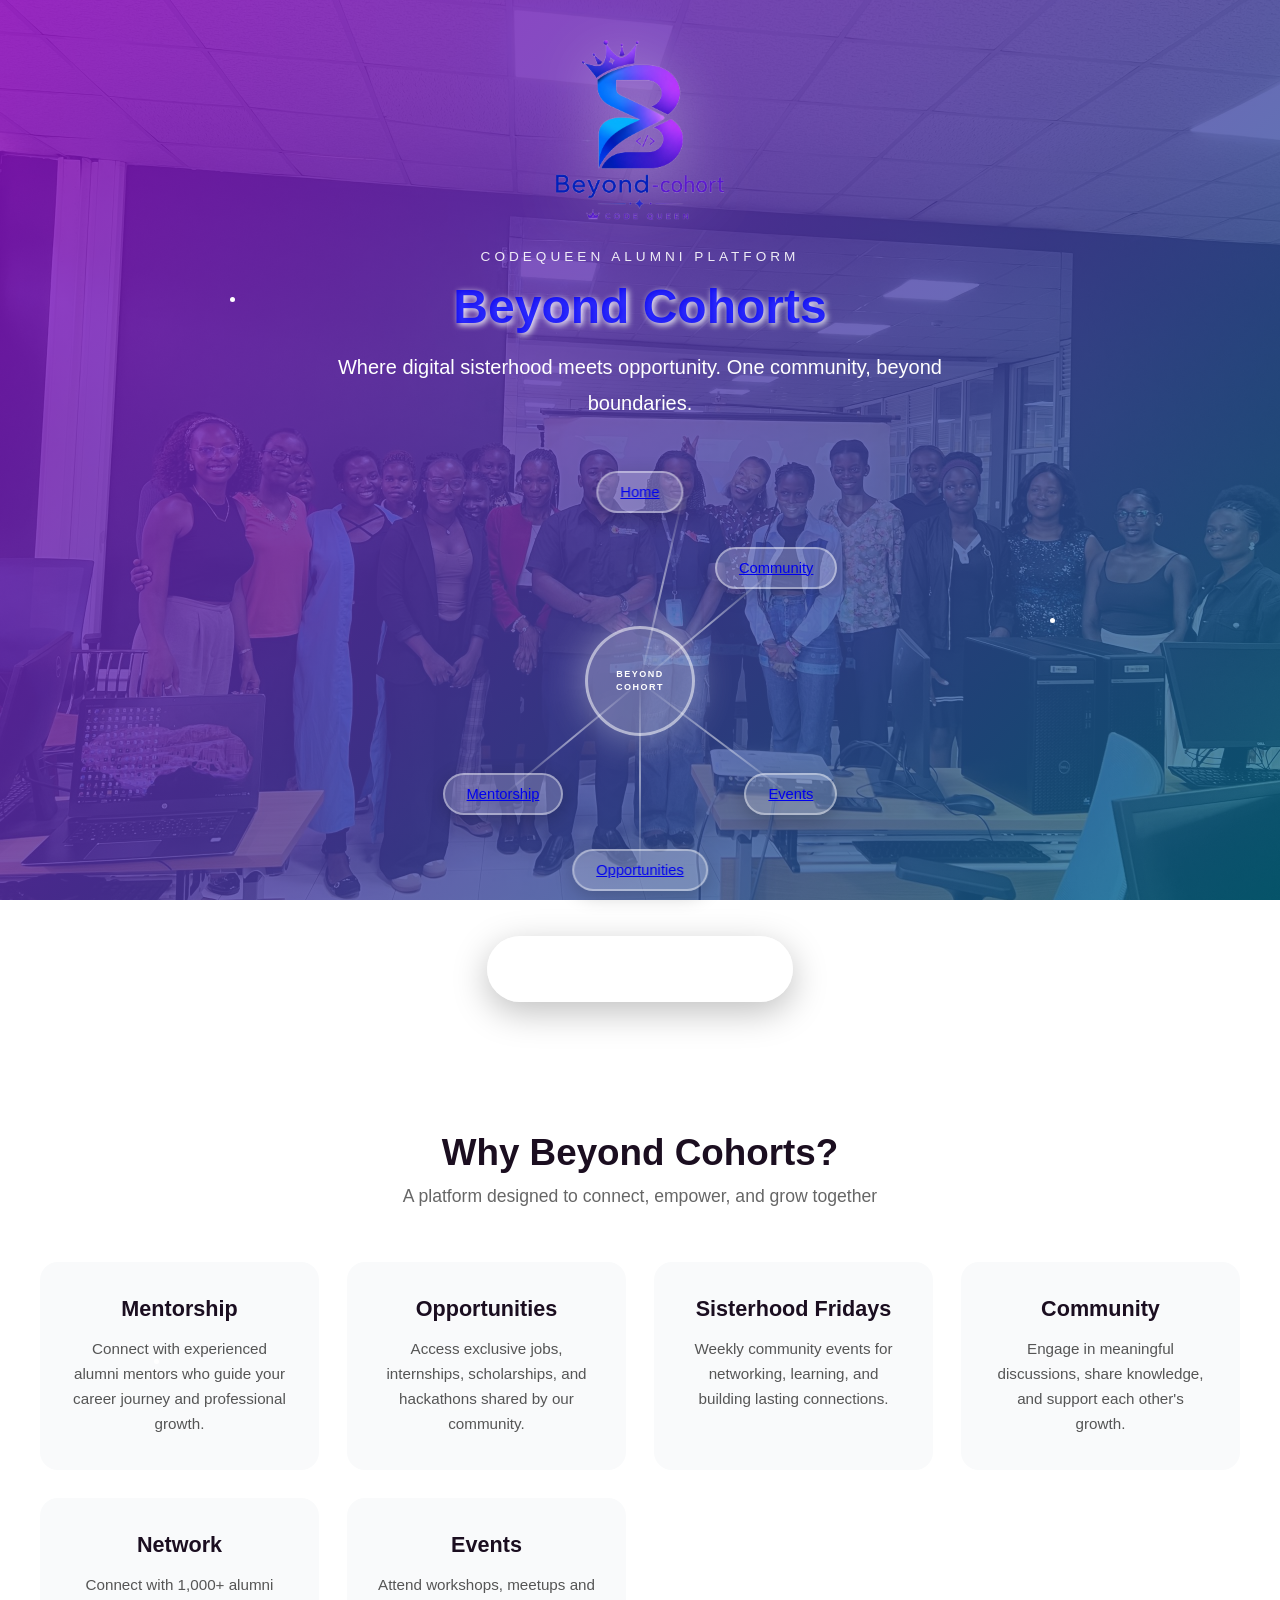
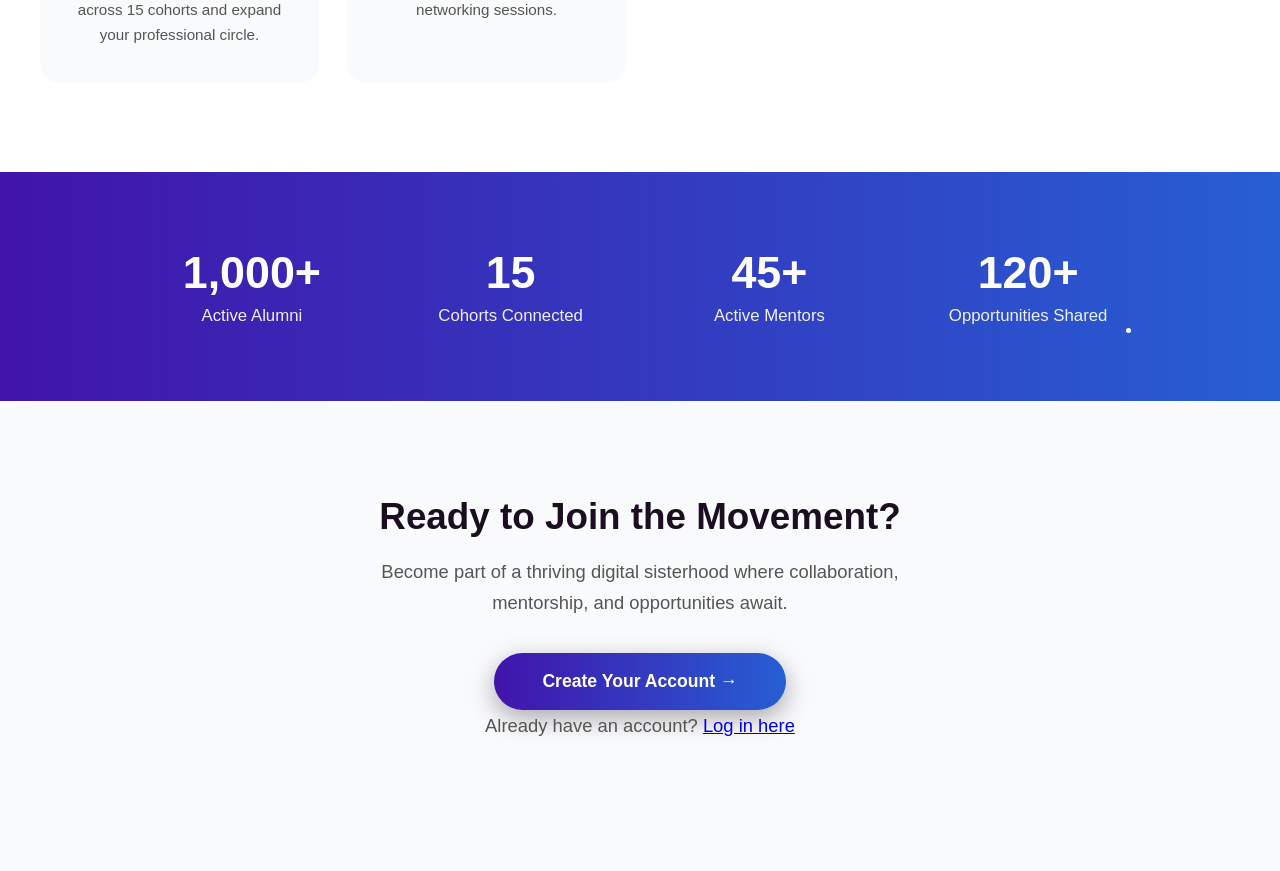
<file: index.html>
<!DOCTYPE html>
<html lang="en">

<head>
    <meta charset="UTF-8">
    <meta name="viewport" content="width=device-width, initial-scale=1.0">
    <title>Beyond Cohorts | Code Queen Alumni</title>
    <style>
        * {
            margin: 0;
            padding: 0;
            box-sizing: border-box;
        }

        body {
            font-family: 'Segoe UI', Tahoma, Geneva, Verdana, sans-serif;
            color: white;
            overflow-x: hidden;
            position: relative;
            min-height: 100vh;
        }

        /*  Background Image Container */
        .hero-background {
            position: fixed;
            top: 0;
            left: 0;
            width: 100%;
            height: 100%;
            z-index: -2;
            
            background-image: url('assets/cohortimage.jpg');
            background-size: cover;
            background-position: center;
            background-repeat: no-repeat;
        }

        /* Overlay with your brand colors */
        .hero-background::before {
            content: '';
            position: absolute;
            top: 0;
            left: 0;
            width: 100%;
            height: 100%;
           
            background: linear-gradient(135deg, rgba(142, 12, 194, 0.85), rgba(5, 110, 139, 0.75));
            z-index: 1;
        }

        /* Hero Section Layout */
        .hero-section {
            min-height: 100vh;
            display: flex;
            flex-direction: column;
            align-items: center;
            justify-content: center;
            padding: 40px 20px;
            text-align: center;
            position: relative;
            z-index: 2;
        }

        .hero-content {
            max-width: 900px;
            animation: fadeIn 1s ease-out;
        }

        .logo-container {
            margin-bottom: 25px;
            animation: fadeInDown 1s ease-out;
        }

        .logo-img {
            width: 180px;
            height: 180px;
            object-fit: contain;
            filter: drop-shadow(0 10px 30px rgba(255, 255, 255, 0.4));
            transition: transform 0.3s ease;
        }

        .logo-img:hover {
            transform: scale(1.05);
        }

        .platform-tag {
            font-size: 0.85rem;
            letter-spacing: 4px;
            text-transform: uppercase;
            margin-bottom: 15px;
            opacity: 0.9;
            font-weight: 500;
        }


        h1 {
            font-size: 3rem;
            margin-bottom: 15px;
            animation: fadeInDown 1s ease-out 0.2s both;
            text-shadow: 2px 2px 6px white;
            color: rgba(0, 0, 255, 0.81);
            border: #f9fafb;


            }

        .tagline {
            font-size: 1.25rem;
            max-width: 650px;
            line-height: 1.8;
            margin: 0 auto 50px;
            animation: fadeInUp 1s ease-out 0.4s both;
            opacity: 0.95;
        }

        /* Network Hub */
        .hub-container {
            position: relative;
            width: 420px;
            height: 420px;
            margin: 30px auto;
            animation: fadeIn 1.5s ease-out 0.6s both;
        }

        .connection-line {
            position: absolute;
            background: linear-gradient(90deg,
                    rgba(255, 255, 255, 0) 0%,
                    rgba(255, 255, 255, 0.5) 50%,
                    rgba(255, 255, 255, 0) 100%);
            height: 2px;
            transform-origin: left center;
            animation: drawLine 2s ease-out 1s both;
            z-index: 1;
        }

        .center-node-link {
            position: absolute;
            top: 50%;
            left: 50%;
            transform: translate(-50%, -50%);
            width: 110px;
            height: 110px;
            text-decoration: none;
            color: white;
            z-index: 10;
            display: flex;
            align-items: center;
            justify-content: center;
            cursor: pointer;
        }

        .center-node {
            width: 100%;
            height: 100%;
            background: rgba(255, 255, 255, 0.25);
            border-radius: 50%;
            display: flex;
            align-items: center;
            justify-content: center;
            box-shadow: 0 0 40px rgba(255, 255, 255, 0.4);
            animation: pulse-glow 3s ease-in-out infinite;
            backdrop-filter: blur(12px);
            border: 3px solid rgba(255, 255, 255, 0.5);
            transition: all 0.3s ease;
        }

        .center-node-link:hover .center-node {
            transform: translate(-50%, -50%) scale(1.12);
            box-shadow: 0 0 60px rgba(255, 255, 255, 0.7);
            background: rgba(255, 255, 255, 0.4);
        }

        .center-text {
            font-size: 9px;
            font-weight: 700;
            text-align: center;
            line-height: 1.4;
            letter-spacing: 1.5px;
            text-transform: uppercase;
        }

        .surrounding-node {
            position: absolute;
            background: rgba(255, 255, 255, 0.2);
            padding: 11px 22px;
            border-radius: 25px;
            font-size: 0.92rem;
            font-weight: 500;
            backdrop-filter: blur(10px);
            border: 2px solid rgba(255, 255, 255, 0.4);
            box-shadow: 0 5px 20px rgba(0, 0, 0, 0.2);
            transition: all 0.3s ease;
            animation: nodeFloat 4.5s ease-in-out infinite;
            z-index: 5;
        }

        .surrounding-node:hover {
            background: rgba(255, 255, 255, 0.4);
            transform: scale(1.18);
            box-shadow: 0 10px 35px rgba(255, 255, 255, 0.4);
            cursor: pointer;
        }

        /* Node positions in circle */
        .node-1 {
            top: 0;
            left: 50%;
            transform: translateX(-50%);
            animation-delay: 0s;
        }

        .node-2 {
            top: 18%;
            right: 3%;
            animation-delay: 0.6s;
        }

        .node-3 {
            bottom: 18%;
            right: 3%;
            animation-delay: 1.2s;
        }

        .node-4 {
            bottom: 0;
            left: 50%;
            transform: translateX(-50%);
            animation-delay: 1.8s;
        }

        .node-5 {
            bottom: 18%;
            left: 3%;
            animation-delay: 2.4s;
        }

        .node-6 {
            top: 18%;
            left: 3%;
            animation-delay: 3s;
        }

        .cta-button {
            background: rgba(255, 255, 255, 0.2);
            color: white;
            padding: 19px 52px;
            border-radius: 55px;
            text-decoration: none;
            font-weight: 700;
            font-size: 1.15rem;
            border: 3px solid rgba(255, 255, 255, 0.6);
            transition: all 0.35s ease;
            display: inline-block;
            backdrop-filter: blur(12px);
            box-shadow: 0 10px 35px rgba(0, 0, 0, 0.25);
            animation: fadeInUp 1s ease-out 1.2s both;
            margin-top: 15px;
        }

        .cta-button:hover {
            background: white;
            color: #056e8b;
            transform: translateY(-6px) scale(1.06);
            box-shadow: 0 18px 50px rgba(0, 0, 0, 0.35);
        }

        /* Features Section */
        .features-section {
            padding: 90px 20px;
            background: white;
            color: #333;
        }

        .container {
            max-width: 1200px;
            margin: 0 auto;
        }

        .section-title {
            text-align: center;
            font-size: 2.3rem;
            color: #1b0e20;
            margin-bottom: 12px;
            font-weight: 700;
        }

        .section-subtitle {
            text-align: center;
            color: #666;
            margin-bottom: 55px;
            font-size: 1.1rem;
            max-width: 600px;
            margin-left: auto;
            margin-right: auto;
        }

        .features-grid {
            display: grid;
            grid-template-columns: repeat(auto-fit, minmax(270px, 1fr));
            gap: 28px;
        }

        .feature-card {
            background: #f9fafb;
            padding: 32px 28px;
            border-radius: 18px;
            text-align: center;
            transition: all 0.35s ease;
            border: 2px solid transparent;
        }

        .feature-card:hover {
            transform: translateY(-8px);
            border-color: #826aec;
            box-shadow: 0 15px 40px rgba(5, 110, 139, 0.2);
            background: white;
        }

        .feature-icon {
            font-size: 2.8rem;
            margin-bottom: 18px;
            display: block;
        }

        .feature-card h3 {
            font-size: 1.35rem;
            margin-bottom: 14px;
            color: #1b0e20;
            font-weight: 600;
        }

        .feature-card p {
            color: #555;
            line-height: 1.65;
            font-size: 0.95rem;
        }

        /* Stats Section */
        .stats-section {
            padding: 75px 20px;
            background:linear-gradient(
        90deg,
        #4114aa,
        #275ed4
    );
        }

        .stats-grid {
            display: grid;
            grid-template-columns: repeat(auto-fit, minmax(180px, 1fr));
            gap: 35px;
            text-align: center;
            max-width: 1000px;
            margin: 0 auto;
        }

        .stat-item h3 {
            font-size: 2.8rem;
            margin-bottom: 8px;
            font-weight: 700;
        }

        .stat-item p {
            font-size: 1.05rem;
            opacity: 0.92;
            font-weight: 500;
        }

        /* Final CTA */
        .cta-section {
            padding: 95px 20px;
            text-align: center;
            background: #f9fafb;
            color: #333;
        }

        .cta-section h2 {
            font-size: 2.3rem;
            margin-bottom: 18px;
            color: #1b0e20;
            font-weight: 700;
        }

        .cta-section p {
            font-size: 1.15rem;
            color: #555;
            max-width: 580px;
            margin: 0 auto 35px;
            line-height: 1.7;
        }

        .btn-primary {
            background:linear-gradient(
        90deg,
        #4114aa,
        #275ed4
    );
            color: white;
            padding: 18px 48px;
            border-radius: 50px;
            text-decoration: none;
            font-weight: 700;
            font-size: 1.1rem;
            display: inline-block;
            transition: all 0.3s ease;
            box-shadow: 0 8px 25px rgba(27, 14, 32, 0.35);
        }

        .btn-primary:hover {
            transform: translateY(-4px);
            box-shadow: 0 15px 40px rgba(5, 110, 139, 0.5);
        }

        /* Animations */
        @keyframes float {

            0%,
            100% {
                transform: translateY(0px);
            }

            50% {
                transform: translateY(-18px);
            }
        }

        @keyframes nodeFloat {

            0%,
            100% {
                transform: translateY(0px);
            }

            50% {
                transform: translateY(-12px);
            }
        }

        @keyframes pulse-glow {

            0%,
            100% {
                box-shadow: 0 0 40px rgba(255, 255, 255, 0.4);
            }

            50% {
                box-shadow: 0 0 70px rgba(255, 255, 255, 0.7);
            }
        }

        @keyframes drawLine {
            from {
                width: 0;
                opacity: 0;
            }

            to {
                width: var(--line-length);
                opacity: 1;
            }
        }

        @keyframes fadeIn {
            from {
                opacity: 0;
            }

            to {
                opacity: 1;
            }
        }

        @keyframes fadeInDown {
            from {
                opacity: 0;
                transform: translateY(-35px);
            }

            to {
                opacity: 1;
                transform: translateY(0);
            }
        }

        @keyframes fadeInUp {
            from {
                opacity: 0;
                transform: translateY(35px);
            }

            to {
                opacity: 1;
                transform: translateY(0);
            }
        }

        .sparkle {
            position: absolute;
            width: 5px;
            height: 5px;
            background: white;
            border-radius: 50%;
            animation: sparkle 3.5s linear infinite;
            z-index: 1;
        }

        @keyframes sparkle {

            0%,
            100% {
                opacity: 0;
                transform: scale(0);
            }

            50% {
                opacity: 1;
                transform: scale(1);
            }
        }

        /* Responsive */
        @media (max-width: 768px) {
            h1 {
                font-size: 2.1rem;
            }

            .hub-container {
                width: 320px;
                height: 320px;
            }

            .surrounding-node {
                font-size: 0.82rem;
                padding: 9px 16px;
            }

            .section-title {
                font-size: 1.9rem;
            }

            .logo-img {
                width: 140px;
                height: 140px;
            }

            .center-node-link {
                width: 90px;
                height: 90px;
            }

            .center-text {
                font-size: 8px;
            }
        }

     
    </style>
</head>

<body>

    <!-- Background Image  -->
    <div class="hero-background"></div>

    <!-- Sparkles -->
    <div class="sparkle" style="top: 12%; left: 18%; animation-delay: 0s;"></div>
    <div class="sparkle" style="top: 25%; left: 82%; animation-delay: 0.7s;"></div>
    <div class="sparkle" style="top: 55%; left: 12%; animation-delay: 1.4s;"></div>
    <div class="sparkle" style="top: 78%; left: 88%; animation-delay: 2.1s;"></div>
    <div class="sparkle" style="top: 42%; left: 94%; animation-delay: 2.8s;"></div>

    <!-- Hero Section -->
    <section class="hero-section">
        <div class="hero-content">
            <div class="logo-container">
                <img src="assets/logo.png" alt="Beyond Cohort Logo" class="logo-img"
                    onerror="this.style.display='none'; this.parentElement.innerHTML='<div style=\'width:180px;height:180px;background:rgba(255,255,255,0.2);border-radius:50%;display:flex;align-items:center;justify-content:center;font-weight:bold;font-size:1.1rem;text-align:center;padding:10px;backdrop-filter:blur(10px);border:3px solid rgba(255,255,255,0.5);box-shadow:0 10px 30px rgba(255,255,255,0.3);animation:float 6s ease-in-out infinite;\'>BEYOND<br>COHORT</div>'">
            </div>

            <p class="platform-tag">CodeQueen Alumni Platform</p>
            <h1>Beyond Cohorts</h1>
            <p class="tagline">Where digital sisterhood meets opportunity. One community, beyond boundaries.</p>

            <div class="hub-container" id="hubContainer">
                <a href="#" class="center-node-link">
                    <div class="center-node">
                        <div class="center-text">BEYOND<br>COHORT</div>
                    </div>
                </a>

                <div class="surrounding-node node-1"><a href=#>Home</a></div>
                <div class="surrounding-node node-2"><a href=#>Community</a></div>
                <div class="surrounding-node node-3"><a href="#">Events</a></div>
                <div class="surrounding-node node-4"><a href=#>Opportunities</a></div>
                <div class="surrounding-node node-5"><a href="#">Mentorship</a></div>
            </div>

            <a href="signup.html" class="cta-button">Join the Sisterhood →</a>
        </div>
    </section>

    <!-- Features Section -->
    <section class="features-section">
        <div class="container">
            <h2 class="section-title">Why Beyond Cohorts?</h2>
            <p class="section-subtitle">A platform designed to connect, empower, and grow together</p>

            <div class="features-grid">
                <div class="feature-card">
                 
                   <h3>Mentorship</h3>
                    <p>Connect with experienced alumni mentors who guide your career journey and professional growth.
                    </p>
                </div>
                <div class="feature-card">
                   
                    <h3>Opportunities</h3>
                    <p>Access exclusive jobs, internships, scholarships, and hackathons shared by our community.</p>
                </div>
                <div class="feature-card">
                    
                    <h3>Sisterhood Fridays</h3>
                    <p>Weekly community events for networking, learning, and building lasting connections.</p>
                </div>
                
                <div class="feature-card">
                                     <h3>Community</h3>
                    <p>Engage in meaningful discussions, share knowledge, and support each other's growth.</p>
                </div>
                <div class="feature-card">
                   
                    <h3>Network</h3>
                    <p>Connect with 1,000+ alumni across 15 cohorts and expand your professional circle.</p>
                </div>

                <div class="feature-card">

                    <h3>Events</h3>
                    <p>Attend workshops, meetups and networking sessions.</p>
                </div>
                
            </div>
        </div>
    </section>

    <!-- Stats Section -->
    <section class="stats-section">
        <div class="container">
            <div class="stats-grid">
                <div class="stat-item">
                    <h3>1,000+</h3>
                    <p>Active Alumni</p>
                </div>
                <div class="stat-item">
                    <h3>15</h3>
                    <p>Cohorts Connected</p>
                </div>
                <div class="stat-item">
                    <h3>45+</h3>
                    <p>Active Mentors</p>
                </div>
                <div class="stat-item">
                    <h3>120+</h3>
                    <p>Opportunities Shared</p>
                </div>
            </div>
        </div>
    </section>

    <!-- Final CTA -->
    <section class="cta-section">
        <div class="container">
            <h2>Ready to Join the Movement?</h2>
            <p>Become part of a thriving digital sisterhood where collaboration, mentorship, and opportunities await.
            </p>
            <a href="signup.html" class="btn-primary">Create Your Account →</a>
        </div>
           <p>Already have an account? <a href="login.html">Log in here</a></p>
    </section>


    <script>

        // connect to backend
        // const API_BASE_URL = 'http://localhost:5000/api';
        document.addEventListener('DOMContentLoaded', function () {
            const hubContainer = document.getElementById('hubContainer');
            const nodes = document.querySelectorAll('.surrounding-node');
            const centerX = 210;
            const centerY = 210;

            nodes.forEach((node, index) => {
                const rect = node.getBoundingClientRect();
                const containerRect = hubContainer.getBoundingClientRect();

                const nodeX = rect.left + rect.width / 2 - containerRect.left;
                const nodeY = rect.top + rect.height / 2 - containerRect.top;

                const deltaX = nodeX - centerX;
                const deltaY = nodeY - centerY;
                const distance = Math.sqrt(deltaX * deltaX + deltaY * deltaY);
                const angle = Math.atan2(deltaY, deltaX) * 180 / Math.PI;

                const line = document.createElement('div');
                line.className = 'connection-line';
                line.style.width = distance + 'px';
                line.style.left = centerX + 'px';
                line.style.top = centerY + 'px';
                line.style.transform = `rotate(${angle}deg)`;
                line.style.setProperty('--line-length', distance + 'px');
                line.style.animationDelay = (1 + index * 0.25) + 's';

                hubContainer.appendChild(line);
            });
        });
        
    </script>
</body>

</html>
</file>
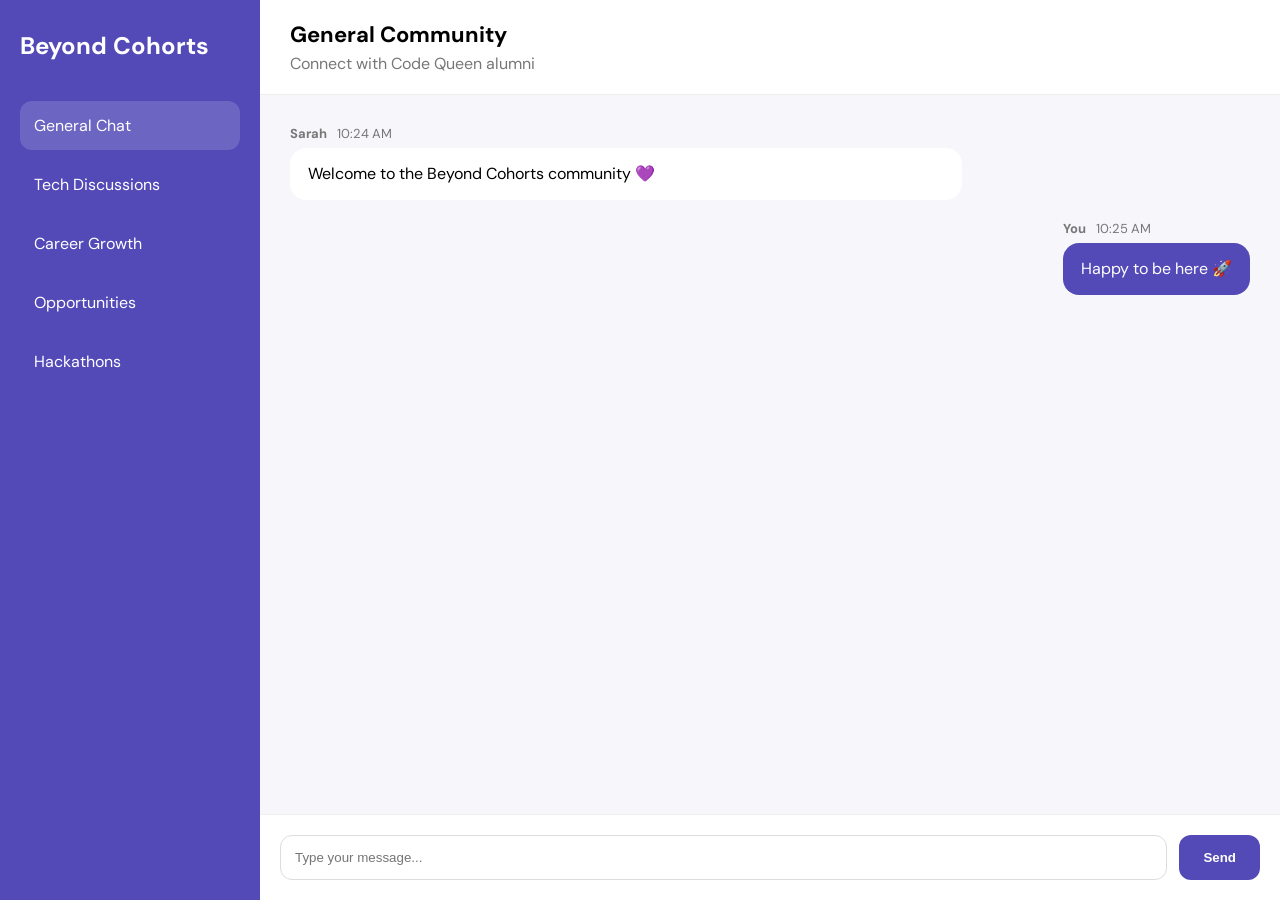
<file: community-chat.html>
<!DOCTYPE html>
<html lang="en">
<head>
  <meta charset="UTF-8" />
  <meta name="viewport" content="width=device-width, initial-scale=1.0"/>
  <title>Community Space | Beyond Cohorts</title>

  <link rel="preconnect" href="https://fonts.googleapis.com">
  <link rel="preconnect" href="https://fonts.gstatic.com" crossorigin>

  <link href="https://fonts.googleapis.com/css2?family=DM+Sans:wght@300;400;500;600;700&display=swap" rel="stylesheet">

  <link rel="stylesheet" href="community-chat.css"/>

</head>
<body>

  <div class="community-container">

    <!-- SIDEBAR -->
    <aside class="sidebar">

      <div class="logo">
        <h2>Beyond Cohorts</h2>
      </div>

      <ul class="sidebar-links">
        <li class="active">General Chat</li>
        <li>Tech Discussions</li>
        <li>Career Growth</li>
        <li>Opportunities</li>
        <li>Hackathons</li>
      </ul>

    </aside>

    <!-- MAIN CHAT -->
    <main class="chat-area">

      <div class="chat-header">
        <h3>General Community</h3>
        <p>Connect with Code Queen alumni</p>
      </div>

      <!-- MESSAGES -->
      <div class="messages" id="messages">

        <div class="message other">
          <div class="message-info">
            <strong>Sarah</strong>
            <span>10:24 AM</span>
          </div>

          <div class="message-bubble">
            Welcome to the Beyond Cohorts community 💜
          </div>
        </div>

        <div class="message mine">
          <div class="message-info">
            <strong>You</strong>
            <span>10:25 AM</span>
          </div>

          <div class="message-bubble">
            Happy to be here 🚀
          </div>
        </div>

      </div>

      <!-- INPUT -->
      <form class="chat-input-area" id="chatForm">

        <input
          type="text"
          id="messageInput"
          placeholder="Type your message..."
          required
        />

        <button type="submit">
          Send
        </button>

      </form>

    </main>

  </div>

  <script src="./js/community-chat.js"></script>
</body>
</html>
</file>
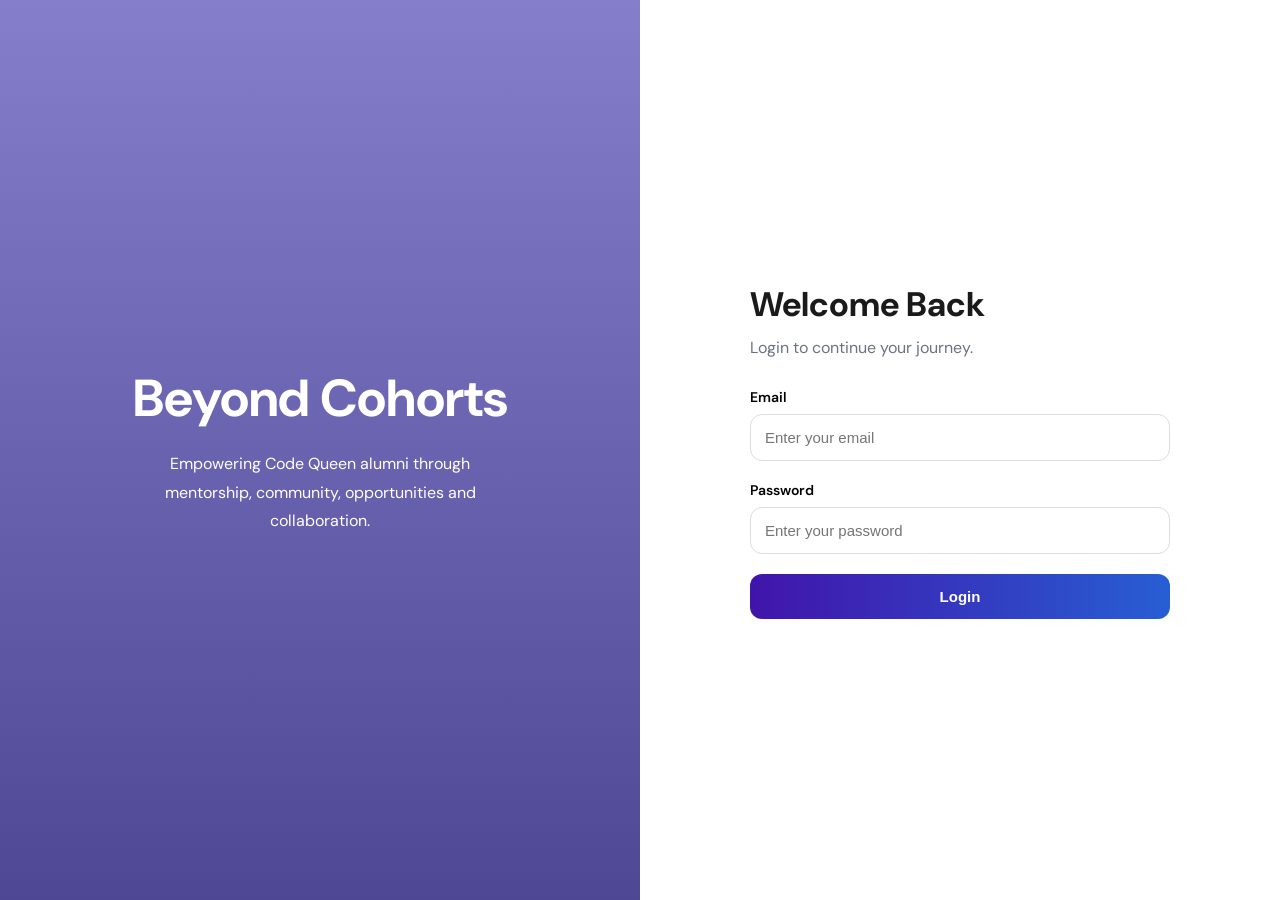
<file: login.html>
<!DOCTYPE html>
<html lang="en">
<head>
  <meta charset="UTF-8" />
  <meta name="viewport" content="width=device-width, initial-scale=1.0" />
  <title>Login | Beyond Cohorts</title>

  <link rel="preconnect" href="https://fonts.googleapis.com">
  <link rel="preconnect" href="https://fonts.gstatic.com" crossorigin>
  <link href="https://fonts.googleapis.com/css2?family=DM+Sans:wght@300;400;500;600;700&display=swap" rel="stylesheet">

  <style>

*{
  margin:0;
  padding:0;
  box-sizing:border-box;
}

:root{
  --purple:#534AB7;
  --purple-dark:#3C3489;
  --light:#F7F7FC;
  --text:#1A1A1A;
  --muted:#6B7280;
}

body{
  font-family:'DM Sans',sans-serif;
  background:#fafafa;
}

.auth-container{
  display:grid;
  grid-template-columns:1fr 1fr;
  min-height:100vh;
}

.auth-left{
  position:relative;
  background:linear-gradient(rgba(83,74,183,0.7),rgba(60,52,137,0.9)),
  url('https://images.unsplash.com/photo-1522202176988-66273c2fd55f?q=80&w=1200&auto=format&fit=crop');
  background-size:cover;
  background-position:center;
  display:flex;
  align-items:center;
  justify-content:center;
  color:white;
}

.register-bg{
  background:linear-gradient(rgba(83,74,183,0.7),rgba(60,52,137,0.9)),
  url('https://images.unsplash.com/photo-1516321318423-f06f85e504b3?q=80&w=1200&auto=format&fit=crop');
  background-size:cover;
  background-position:center;
}

.brand-content{
  position:relative;
  z-index:2;
  max-width:420px;
  text-align:center;
  padding:20px;
}

.brand-content h1{
  font-size:52px;
  margin-bottom:18px;
}

.brand-content p{
  line-height:1.8;
  font-size:16px;
}

.auth-right{
  display:flex;
  align-items:center;
  justify-content:center;
  padding:40px;
  background:white;
}

.auth-form{
  width:100%;
  max-width:420px;
}

.auth-form h2{
  font-size:34px;
  margin-bottom:10px;
  color:var(--text);
}

.subtitle{
  color:var(--muted);
  margin-bottom:30px;
}

.input-group{
  display:flex;
  flex-direction:column;
  margin-bottom:20px;
}

.input-group label{
  margin-bottom:8px;
  font-size:14px;
  font-weight:600;
}

.input-group input{
  padding:14px;
  border:1px solid #ddd;
  border-radius:12px;
  font-size:15px;
  outline:none;
  transition:0.2s ease;
}

.input-group input:focus{
  border-color:var(--purple);
}

.btn-primary{
  width:100%;
  border:none;
  padding:14px;
  border-radius:12px;
  background:linear-gradient(
        90deg,
        #4114aa,
        #275ed4
    );
  color:white;
  font-size:15px;
  font-weight:600;
  cursor:pointer;
  transition:0.2s ease;
}

.btn-primary:hover{
  background:var(--purple-dark);
  transform:translateY(-2px);
}

.switch-text{
  margin-top:20px;
  text-align:center;
  color:var(--muted);
}

.switch-text a{
  color:var(--purple);
  text-decoration:none;
  font-weight:600;
}

@media(max-width:900px){

  .auth-container{
    grid-template-columns:1fr;
  }

  .auth-left{
    display:none;
  }

  .auth-right{
    padding:30px 20px;
  }
}

  </style>
</head>
<body>

  <div class="auth-container">

    <div class="auth-left">
      <div class="overlay"></div>

      <div class="brand-content">
        <h1>Beyond Cohorts</h1>
        <p>
          Empowering Code Queen alumni through mentorship,
          community, opportunities and collaboration.
        </p>
      </div>
    </div>

    <div class="auth-right">

      <form class="auth-form" id="loginForm">

        <h2>Welcome Back</h2>
        <p class="subtitle">Login to continue your journey.</p>

        <div class="input-group">
          <label>Email</label>
          <input type="email" id="email" placeholder="Enter your email" required>
        </div>

        <div class="input-group">
          <label>Password</label>
          <input type="password" id="password" placeholder="Enter your password" required>
        </div>

        
<button type="submit" class="btn-primary">Login</button>

<p id="feedback"></p>


<!-- <p class="switch-text">
  Don't have an account?
  <a href="signup.html">Join Now</a>
</p> -->
      </form>

    </div>

  </div>

 <script src="./js/login.js"></script>

</body>
</html>
</file>
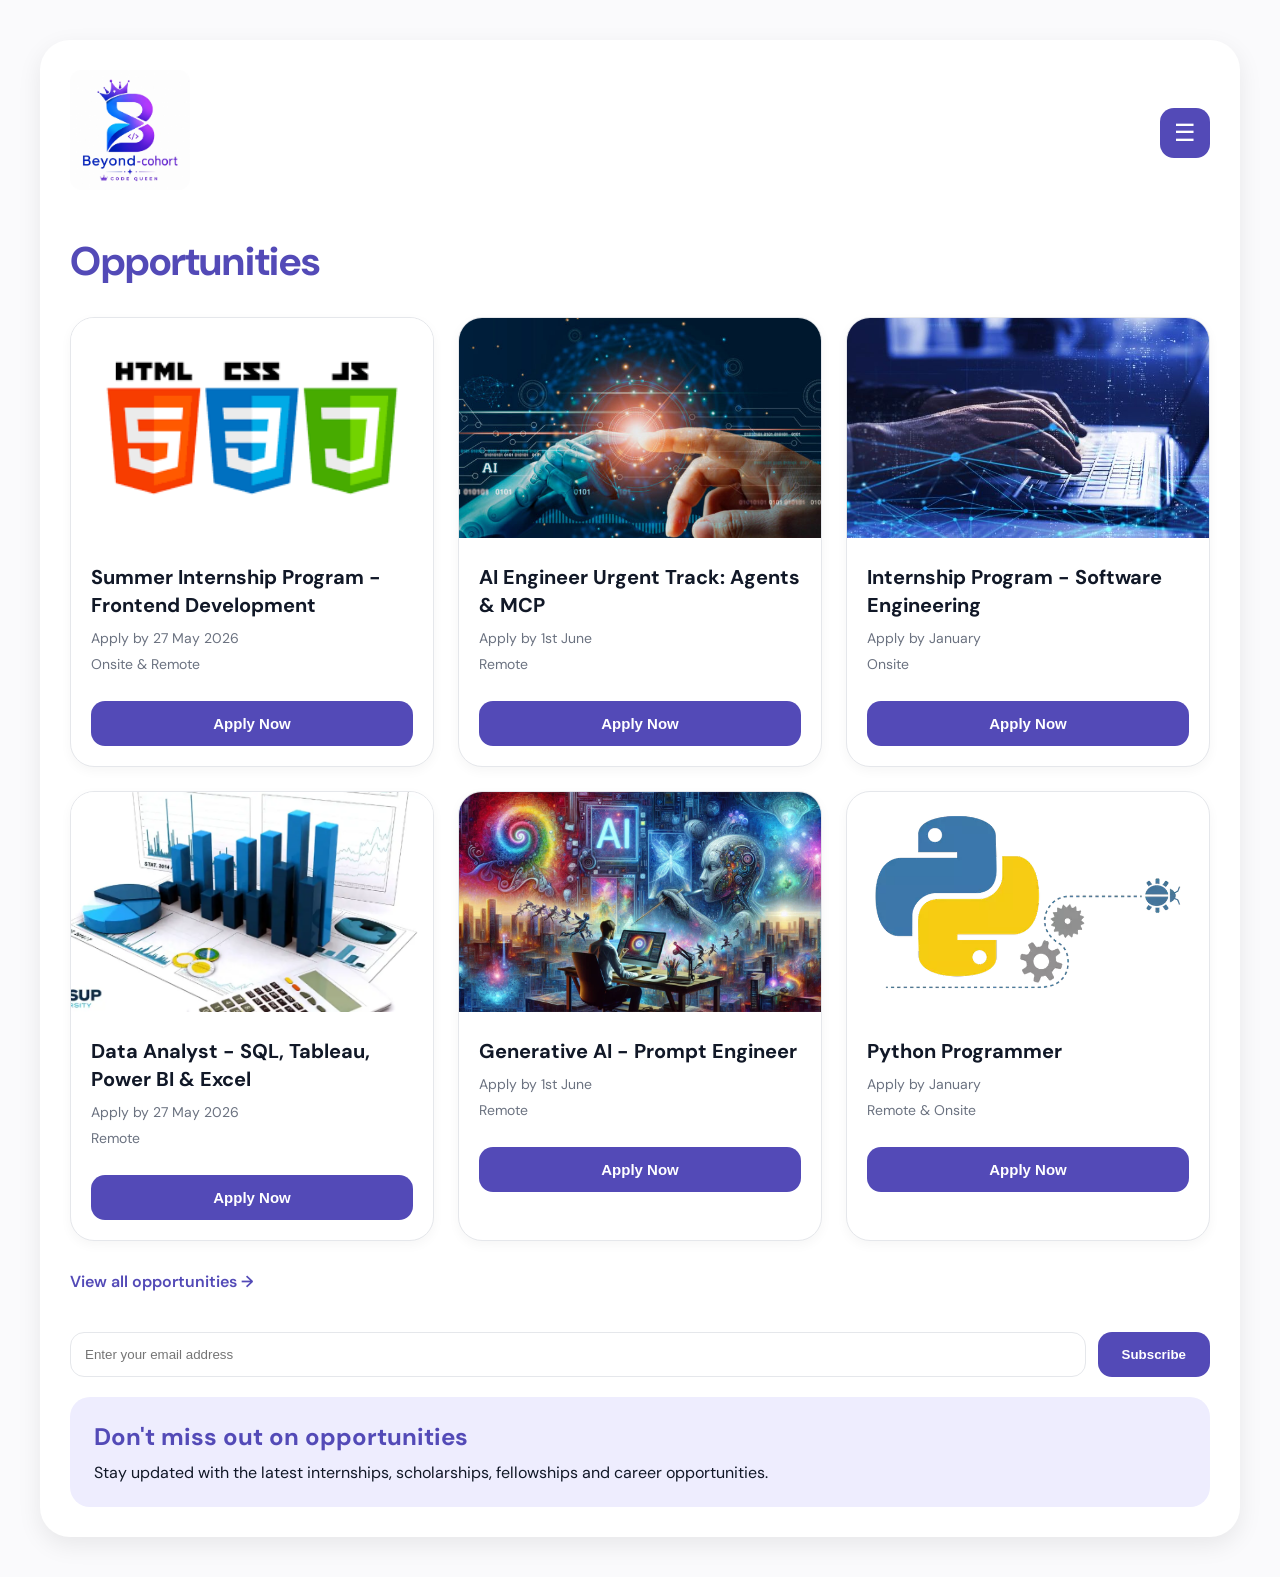
<file: opportunities.html>
<!DOCTYPE html>
<html lang="en">

<head>

  <meta charset="UTF-8" />

  <meta name="viewport" content="width=device-width, initial-scale=1.0" />

  <title>Opportunities | Beyond Cohorts</title>

  <link rel="preconnect" href="https://fonts.googleapis.com">

  <link rel="preconnect" href="https://fonts.gstatic.com" crossorigin>

  <link href="https://fonts.googleapis.com/css2?family=DM+Sans:wght@300;400;500;600;700&display=swap" rel="stylesheet">

  <style>

/* ───────── RESET ───────── */
*{
  margin:0;
  padding:0;
  box-sizing:border-box;
}

:root{
  --purple:#534AB7;
  --purple-dark:#3C3489;
  --purple-light:#EEEDFE;
  --gray:#6B7280;
  --light:#F7F7FB;
  --border:#E5E7EB;
  --shadow:0 8px 24px rgba(0,0,0,0.08);
}

body{
  font-family:'DM Sans',sans-serif;
  background:#FAFAFC;
  color:#111827;
}

/* ───────── MAIN CONTAINER ───────── */

.workspace{
  min-height:100vh;
  padding:40px 20px;
  display:flex;
  justify-content:center;
}

.phone-window{
  width:100%;
  max-width:1200px;
  background:white;
  border-radius:30px;
  padding:30px;
  box-shadow:var(--shadow);
}

/* ───────── TOP NAV ───────── */

.home-top{
  display:flex;
  justify-content:space-between;
  align-items:center;
  margin-bottom:40px;
}

.brand-mark{
  width:120px;
  border-radius:12px;
}

.menu-container{
  position:relative;
}

.menu-button{
  background:var(--purple);
  color:white;
  border:none;
  width:50px;
  height:50px;
  border-radius:14px;
  font-size:24px;
  cursor:pointer;
}

.dropdown-menu{
  position:absolute;
  right:0;
  top:60px;
  background:white;
  border-radius:16px;
  width:180px;
  box-shadow:var(--shadow);
  padding:12px;
  display:none;
  flex-direction:column;
  z-index:100;
}

.dropdown-menu.active{
  display:flex;
}

.dropdown-menu a{
  text-decoration:none;
  color:#111827;
  padding:12px;
  border-radius:10px;
  transition:0.2s;
}

.dropdown-menu a:hover{
  background:var(--purple-light);
  color:var(--purple);
}

/* ───────── TITLE ───────── */

.screen-label{
  font-size:40px;
  font-weight:700;
  margin-bottom:30px;
  color:var(--purple);
  text-transform:capitalize;
}

/* ───────── CARDS GRID ───────── */

.course-grid{
  display:grid;
  grid-template-columns:repeat(auto-fit,minmax(280px,1fr));
  gap:24px;
}

/* ───────── CARD ───────── */

.course-card{
  background:white;
  border:1px solid var(--border);
  border-radius:24px;
  overflow:hidden;
  transition:0.3s;
  box-shadow:0 4px 12px rgba(0,0,0,0.04);
}

.course-card:hover{
  transform:translateY(-6px);
  box-shadow:0 12px 30px rgba(83,74,183,0.14);
}

.card-image{
  width:100%;
  height:220px;
  object-fit:cover;
}

.course-card h2{
  font-size:20px;
  padding:20px 20px 10px;
  line-height:1.4;
}

.meta{
  padding:0 20px;
  color:var(--gray);
  font-size:14px;
  margin-bottom:8px;
}

.course-card button{
  margin:20px;
  width:calc(100% - 40px);
  padding:14px;
  border:none;
  border-radius:14px;
  background:var(--purple);
  color:white;
  font-size:15px;
  font-weight:600;
  cursor:pointer;
  transition:0.2s;
}

.course-card button:hover{
  background:var(--purple-dark);
}

/* ───────── VIEW ALL ───────── */

.view-all{
  display:inline-block;
  margin-top:30px;
  text-decoration:none;
  color:var(--purple);
  font-weight:600;
}

/* ───────── SUBSCRIBE SECTION ───────── */

.subscribe-form{
  display:flex;
  gap:12px;
  margin-top:40px;
  flex-wrap:wrap;
}

.subscribe-form input{
  flex:1;
  min-width:240px;
  padding:14px;
  border:1px solid var(--border);
  border-radius:14px;
  outline:none;
}

.subscribe-form button{
  padding:14px 24px;
  border:none;
  border-radius:14px;
  background:var(--purple);
  color:white;
  font-weight:600;
  cursor:pointer;
}

.notice{
  margin-top:20px;
  background:var(--purple-light);
  padding:24px;
  border-radius:20px;
}

.notice h2{
  margin-bottom:10px;
  color:var(--purple);
}

/* ───────── MODAL ───────── */

.application-modal{
  position:fixed;
  inset:0;
  background:rgba(0,0,0,0.5);
  display:none;
  align-items:center;
  justify-content:center;
  z-index:999;
}

.application-modal.active{
  display:flex;
}

.modal-content{
  background:white;
  width:90%;
  max-width:500px;
  border-radius:24px;
  padding:30px;
  position:relative;
  animation:popup 0.3s ease;
}

@keyframes popup{
  from{
    transform:scale(0.8);
    opacity:0;
  }
  to{
    transform:scale(1);
    opacity:1;
  }
}

.close-modal{
  position:absolute;
  right:20px;
  top:20px;
  font-size:28px;
  cursor:pointer;
}

.application-form{
  display:flex;
  flex-direction:column;
  gap:16px;
  margin-top:20px;
}

.application-form input{
  padding:14px;
  border-radius:14px;
  border:1px solid var(--border);
}

.application-form button{
  padding:14px;
  border:none;
  border-radius:14px;
  background:var(--purple);
  color:white;
  font-size:15px;
  font-weight:600;
  cursor:pointer;
}

.form-message{
  color:var(--purple);
  font-size:14px;
}

/* ───────── RESPONSIVE ───────── */

@media(max-width:768px){

  .phone-window{
    padding:20px;
  }

  .screen-label{
    font-size:30px;
  }

  .course-card h2{
    font-size:18px;
  }

}

  </style>

</head>

<body>

  <main class="workspace">

    <section class="phone-window">

      <!-- TOP NAVIGATION -->

      <header class="home-top">

        <div class="logo-area">

          <img src="assets/Beyond cohorts.jpeg" class="brand-mark" alt="Beyond Cohorts Logo">

        </div>

        <div class="menu-container">

          <button class="menu-button">

            ☰

          </button>

          <div class="dropdown-menu">

            <a href="home.html">Home</a>

            <a href="community.html">Community</a>

            <a href="events.html">Events</a>

            <a href="opportunities.html">Opportunities</a>

            <a href="mentorship.html">Mentorship</a>

          </div>

        </div>

      </header>

      <!-- PAGE TITLE -->

      <h1 class="screen-label">

        Opportunities

      </h1>

      <!-- OPPORTUNITIES GRID -->

      <div class="course-grid">

        <!-- CARD 1 -->

        <article class="course-card">

          <img src="assets/Front end.png" class="card-image" alt="Frontend Development">

          <h2>Summer Internship Program - Frontend Development</h2>

          <p class="meta">

            Apply by 27 May 2026

          </p>

          <p class="meta">

            Onsite & Remote

          </p>

          <button>

            Apply Now

          </button>

        </article>

        <!-- CARD 2 -->

        <article class="course-card">

          <img src="assets/AI-engineering.jpg" class="card-image" alt="AI Engineering">

          <h2>AI Engineer Urgent Track: Agents & MCP</h2>

          <p class="meta">

            Apply by 1st June

          </p>

          <p class="meta">

            Remote

          </p>

          <button>

            Apply Now

          </button>

        </article>

        <!-- CARD 3 -->

        <article class="course-card">

          <img src="assets/Software engineering.jpg" class="card-image" alt="Software Engineering">

          <h2>Internship Program - Software Engineering</h2>

          <p class="meta">

            Apply by January

          </p>

          <p class="meta">

            Onsite

          </p>

          <button>

            Apply Now

          </button>

        </article>

        <!-- CARD 4 -->

        <article class="course-card">

          <img src="assets/Data-Analyst.webp" class="card-image" alt="Data Analyst">

          <h2>Data Analyst - SQL, Tableau, Power BI & Excel</h2>

          <p class="meta">

            Apply by 27 May 2026

          </p>

          <p class="meta">

            Remote

          </p>

          <button>

            Apply Now

          </button>

        </article>

        <!-- CARD 5 -->

        <article class="course-card">

          <img src="assets/Generative AI.webp" class="card-image" alt="Generative AI">

          <h2>Generative AI - Prompt Engineer</h2>

          <p class="meta">

            Apply by 1st June

          </p>

          <p class="meta">

            Remote

          </p>

          <button>

            Apply Now

          </button>

        </article>

        <!-- CARD 6 -->

        <article class="course-card">

          <img src="assets/Python.webp" class="card-image" alt="Python Programming">

          <h2>Python Programmer</h2>

          <p class="meta">

            Apply by January

          </p>

          <p class="meta">

            Remote & Onsite

          </p>

          <button>

            Apply Now

          </button>

        </article>

      </div>

      <!-- VIEW ALL -->

      <a href="details.html" class="view-all">

        View all opportunities →

      </a>

      <!-- SUBSCRIBE SECTION -->

      <form class="subscribe-form">

        <input
          type="email"
          id="email"
          placeholder="Enter your email address"
          required
        >

        <button type="submit">

          Subscribe

        </button>

      </form>

      <!-- NOTICE -->

      <section class="notice">

        <h2>

          Don't miss out on opportunities

        </h2>

        <p>

          Stay updated with the latest internships,
          scholarships, fellowships and career opportunities.

        </p>

      </section>

    </section>

  </main>

  <!-- APPLICATION MODAL -->

  <div class="application-modal" id="applicationModal">

    <div class="modal-content">

      <span class="close-modal">

        &times;

      </span>

      <h2>

        Apply for Opportunity

      </h2>

      <form class="application-form">

        <input
          type="text"
          id="fullName"
          placeholder="Full Name"
          required
        >

        <input
          type="email"
          id="emailAddress"
          placeholder="Email Address"
          required
        >

        <input
          type="tel"
          id="phoneNumber"
          placeholder="Phone Number"
          required
        >

        <input
          type="file"
          id="cvFile"
          required
        >

        <p class="form-message"></p>

        <button type="submit">

          Submit Application

        </button>

      </form>

    </div>

  </div>

  <script src="./js/opportunities.js"></script>

</body>

</html>
</file>
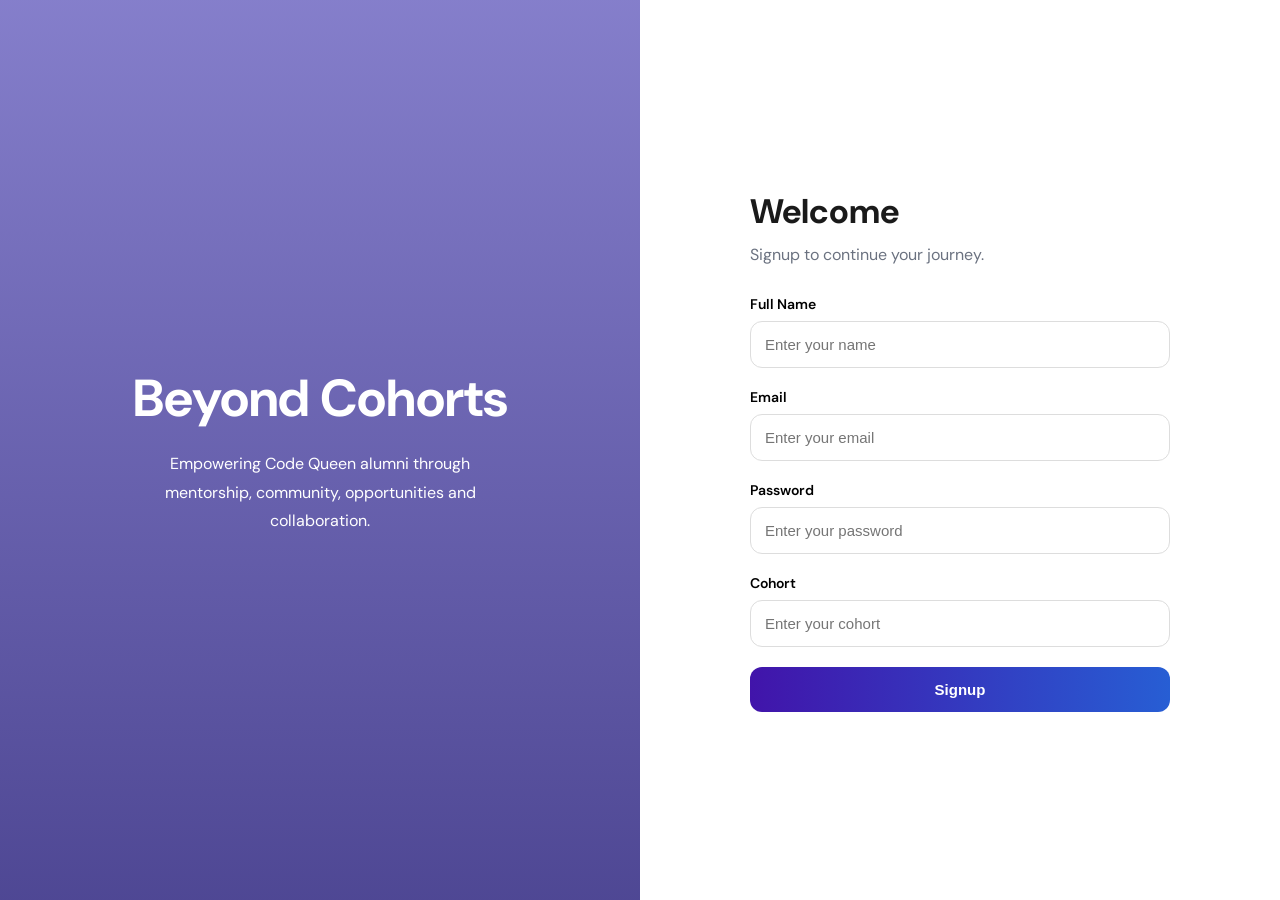
<file: signup.html>
<!DOCTYPE html>
<html lang="en">
<head>
  <meta charset="UTF-8" />
  <meta name="viewport" content="width=device-width, initial-scale=1.0" />
  <title>Signup | Beyond Cohorts</title>

  <link rel="preconnect" href="https://fonts.googleapis.com">
  <link rel="preconnect" href="https://fonts.gstatic.com" crossorigin>
  <link href="https://fonts.googleapis.com/css2?family=DM+Sans:wght@300;400;500;600;700&display=swap" rel="stylesheet">

  <style>

*{
  margin:0;
  padding:0;
  box-sizing:border-box;
}

:root{
  --purple:#534AB7;
  --purple-dark:#3C3489;
  --light:#F7F7FC;
  --text:#1A1A1A;
  --muted:#6B7280;
}

body{
  font-family:'DM Sans',sans-serif;
  background:#fafafa;
}

.auth-container{
  display:grid;
  grid-template-columns:1fr 1fr;
  min-height:100vh;
}

.auth-left{
  position:relative;
  background:linear-gradient(rgba(83,74,183,0.7),rgba(60,52,137,0.9)),
  url('https://images.unsplash.com/photo-1522202176988-66273c2fd55f?q=80&w=1200&auto=format&fit=crop');
  background-size:cover;
  background-position:center;
  display:flex;
  align-items:center;
  justify-content:center;
  color:white;
}

.register-bg{
  background:linear-gradient(rgba(83,74,183,0.7),rgba(60,52,137,0.9)),
  url('https://images.unsplash.com/photo-1516321318423-f06f85e504b3?q=80&w=1200&auto=format&fit=crop');
  background-size:cover;
  background-position:center;
}

.brand-content{
  position:relative;
  z-index:2;
  max-width:420px;
  text-align:center;
  padding:20px;
}

.brand-content h1{
  font-size:52px;
  margin-bottom:18px;
}

.brand-content p{
  line-height:1.8;
  font-size:16px;
}

.auth-right{
  display:flex;
  align-items:center;
  justify-content:center;
  padding:40px;
  background:white;
}

.auth-form{
  width:100%;
  max-width:420px;
}

.auth-form h2{
  font-size:34px;
  margin-bottom:10px;
  color:var(--text);
}

.subtitle{
  color:var(--muted);
  margin-bottom:30px;
}

.input-group{
  display:flex;
  flex-direction:column;
  margin-bottom:20px;
}

.input-group label{
  margin-bottom:8px;
  font-size:14px;
  font-weight:600;
}

.input-group input{
  padding:14px;
  border:1px solid #ddd;
  border-radius:12px;
  font-size:15px;
  outline:none;
  transition:0.2s ease;
}

.input-group input:focus{
  border-color:var(--purple);
}

.btn-primary{
  width:100%;
  border:none;
  padding:14px;
  border-radius:12px;
  background:linear-gradient(
        90deg,
        #4114aa,
        #275ed4
    );
  color:white;
  font-size:15px;
  font-weight:600;
  cursor:pointer;
  transition:0.2s ease;
}

.btn-primary:hover{
  background:var(--purple-dark);
  transform:translateY(-2px);
}

.switch-text{
  margin-top:20px;
  text-align:center;
  color:var(--muted);
}

.switch-text a{
  color:var(--purple);
  text-decoration:none;
  font-weight:600;
}

@media(max-width:900px){

  .auth-container{
    grid-template-columns:1fr;
  }

  .auth-left{
    display:none;
  }

  .auth-right{
    padding:30px 20px;
  }
}

  </style>
</head>
<body>

  <div class="auth-container">

    <div class="auth-left">
      <div class="overlay"></div>

      <div class="brand-content">
        <h1>Beyond Cohorts</h1>
        <p>
          Empowering Code Queen alumni through mentorship,
          community, opportunities and collaboration.
        </p>
      </div>
    </div>

    <div class="auth-right">

      <form class="auth-form" id="signupForm">

        <h2>Welcome</h2>
        <p class="subtitle">Signup to continue your journey.</p>

        <div class="input-group">
          <label>Full Name</label>
          <input type="text" id="signupName" placeholder="Enter your name" required>
        </div>

        <div class="input-group">
          <label>Email</label>
          <input type="email" id="signupEmail" placeholder="Enter your email" required>
        </div>

        <div class="input-group">
          <label>Password</label>
          <input type="password" id="signupPassword" placeholder="Enter your password" required>
        </div>


        <div class="input-group">
          <label>Cohort</label>
          <input type="text" id="signupCohort" placeholder="Enter your cohort" required>
        </div>



        
        <button type="submit" a href ="home.html" class="btn-primary" >Signup</button>

        

      </form>

    </div>

  </div>

  <script src="./js/signup.js"></script>
</body>
</html>
</file>
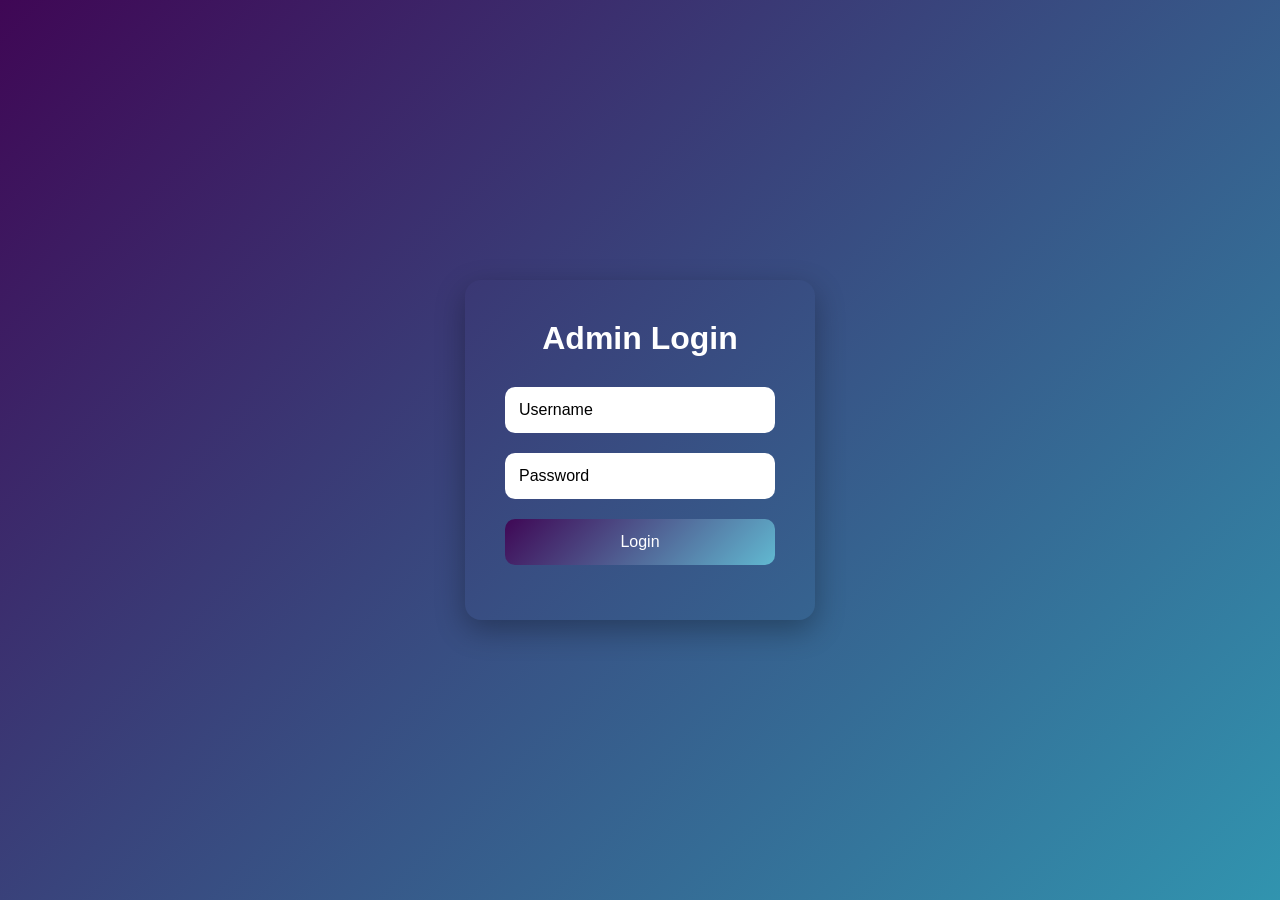
<file: ADMIN DASHBOARD/AdminLogin/adminlogin.html>
<!-- admin-login.html -->
<!DOCTYPE html>
<html lang="en">
<head>
<meta charset="UTF-8">
<meta name="viewport" content="width=device-width, initial-scale=1.0">
<title>Admin Login</title>

<link rel="stylesheet" href="login.css">
</head>
<body>

<div class="login-container">

    <div class="login-card">
        <h1>Admin Login</h1>

        <form id="loginForm">

            <div class="input-box">
                <input type="text" id="username" placeholder="Username" required>
            </div>

            <div class="input-box">
                <input type="password" id="password" placeholder="Password" required>
            </div>

            <button type="submit">Login</button>

            <p id="message" style="color: red;"></p>


        </form>
    </div>

</div>
<script src="login.js"></script>
</body>
</html>
</file>
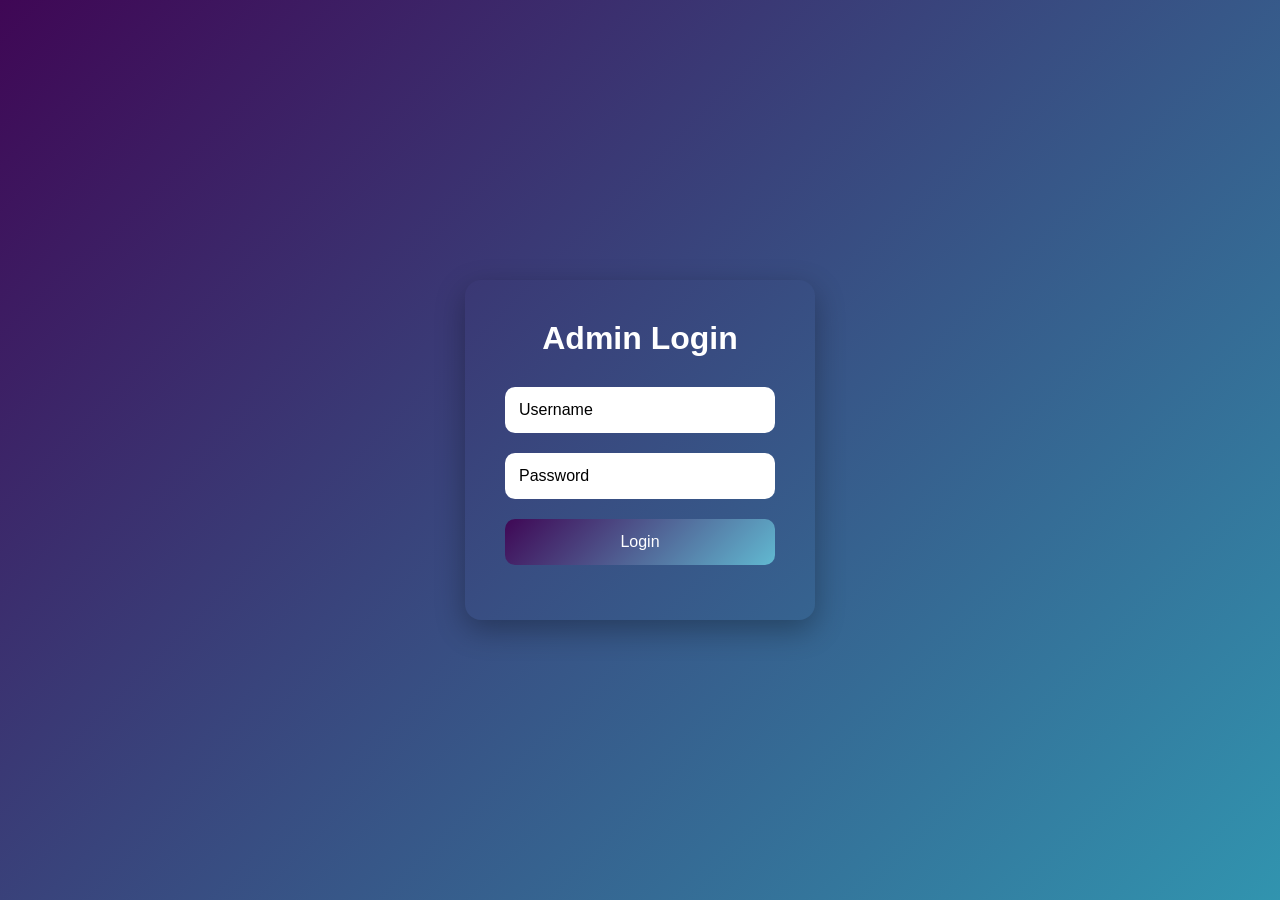
<file: ADMIN DASHBOARD/dashboard/dashboard.html>
<!DOCTYPE html>
<html lang="en">
<head>
  <meta charset="UTF-8">
  <meta name="viewport" content="width=device-width, initial-scale=1.0">
  <title>Admin Dashboard</title>
  <link href='https://unpkg.com/boxicons@2.1.4/css/boxicons.min.css' rel='stylesheet'>
  <link rel="stylesheet" href="https://cdnjs.cloudflare.com/ajax/libs/font-awesome/6.5.1/css/all.min.css">
  <link rel="stylesheet" href="dashboard.css">
  <link rel="stylesheet" href="wheel.css">
</head>
<body>

<!-- AUTH GUARD -->
<script>
  if (!localStorage.getItem("token") || !localStorage.getItem("adminLoggedIn")) {
    window.location.href = "../AdminLogin/adminlogin.html";
  }
</script>

<!-- SIDEBAR -->
<div class="sidebar">
  <aside>
    <div class="top">
      <div class="logo">
        <img src="../../assets/logo.png" alt="Beyond Cohorts" class="logo-img">
      </div>
    </div>
    <ul>
      <li>
        <a href="dashboard.html" class="active">
          <i class='bx bx-grid-alt'></i>
          <span class="link-name">Dashboard</span>
        </a>
      </li>
      <li>
        <a href="../user/user.html">
          <i class='bx bx-user'></i>
          <span class="link-name">Users</span>
        </a>
      </li>
      <li>
        <a href="../../Events/Events.html">
          <i class='bx bx-calendar'></i>
          <span class="link-name">Events</span>
        </a>
      </li>
      <li>
        <a href="../messages/messages.html">
          <i class='bx bx-message-rounded-dots'></i>
          <span class="link-name">Messages</span>
        </a>
      </li>
      <li>
        <a href="../Report/reports.html">
          <i class='bx bx-bar-chart'></i>
          <span class="link-name">Reports</span>
        </a>
      </li>
      <li>
        <a href="../settings/settings.html">
          <i class='bx bx-cog'></i>
          <span class="link-name">Settings</span>
        </a>
      </li>
      <li>
        <a href="#" onclick="logout()">
          <i class='bx bx-log-out'></i>
          <span class="link-name">Logout</span>
        </a>
      </li>
    </ul>

    <!-- OPPORTUNITIES SIDEBAR -->
    <div class="sidebar-section">
      <h3>Opportunities</h3>
      <div id="opportunitiesList" class="opportunities-list">
        <p class="empty-state">No opportunities posted yet</p>
      </div>
    </div>
  </aside>
</div>

<!-- MAIN CONTENT -->
<div class="main-content">

  <!-- TOP BAR -->
  <div class="top-bar">
    <h1>Dashboard</h1>
    <div class="top-right">
      <div class="search-box">
        <i class="fa fa-search"></i>
        <input type="text" id="searchEvent" placeholder="Search here...">
      </div>
      <i class="fa fa-bell bell"></i>
    </div>
  </div>

  <!-- TOP BLUE CARD -->
  <div class="top-card">
    <div class="profile-info">
      <h3><i class='bx bx-crown'></i> Hello Admin</h3>
      <p>Welcome to Beyond Cohorts</p>
    </div>
  </div>

  <!-- STATS -->
  <div class="stats-grid">
    <div class="card">
      <i class="fa-solid fa-users"></i>
      <h4>Total Members</h4>
      <h2 id="memberCount" class="count">—</h2>
      <p>Registered users</p>
    </div>
    <div class="card">
      <i class="fa-solid fa-user-check"></i>
      <h4>Active Users</h4>
      <h2 id="activeCount" class="count">—</h2>
      <p>Approved accounts</p>
    </div>
    <div class="card">
      <i class="fa-solid fa-briefcase"></i>
      <h4>Job Posts</h4>
      <h2 id="jobsCount" class="count">0</h2>
      <p>Opportunities posted</p>
    </div>
    <div class="card">
      <i class="fa-solid fa-calendar-days"></i>
      <h4>Events Created</h4>
      <h2 id="eventsCount" class="count">—</h2>
      <p>Total events</p>
    </div>
    <div class="card">
      <i class="fa-brands fa-instagram"></i>
      <h4>Messages Sent</h4>
      <h2 id="messagesCount" class="count">0</h2>
      <p>This week</p>
    </div>
    <div class="card">
      <i class="fa-solid fa-graduation-cap"></i>
      <h4>Mentors</h4>
      <h2 id="mentorsCount" class="count">0</h2>
      <p>Active mentors</p>
    </div>
  </div>

  <!-- QUICK ACTIONS -->
  <h3>Quick Actions</h3>
  <div class="quick-actions">
    <div class="action">
      <i class="fa-solid fa-calendar-plus"></i>
      <button id="addEventBtn">Add Event</button>
    </div>
    <div class="action">
      <i class="fa-solid fa-briefcase"></i>
      <button id="postJobBtn">Post Opportunity</button>
    </div>
    <div class="action">
      <i class="fa-solid fa-circle-check"></i>
      <button id="verifyBtn">Verify Users</button>
    </div>
    <div class="action">
      <i class="fa-solid fa-bullhorn"></i>
      <button id="AnnouncementBtn">Announcements</button>
    </div>
  </div>

  <!-- ANALYTICS OVERVIEW -->
  <h3>Analytics Overview</h3>
  <section class="analytics">
    <div class="analytics-card">
      <h4>New Members</h4>
      <h1 id="memberCount2">—</h1>
      <p>Total registered</p>
    </div>
    <div class="analytics-card">
      <h4>Active Users</h4>
      <h1 id="activeCount2">—</h1>
      <p>Approved accounts</p>
    </div>
    <div class="analytics-card">
      <h4>Total Events</h4>
      <h1 id="eventsCount2">—</h1>
      <p>All events</p>
    </div>
  </section>

  <!-- COHORT ANALYTICS WHEEL -->
  <div class="analytics-container">
    <h2>Cohort Analytics</h2>
    <div class="wheel-wrapper">
      <div class="analytics-wheel">
        <canvas id="cohortChart" role="img"
          aria-label="Donut chart showing cohort distribution"
          style="width:220px;height:220px;">
        </canvas>
        <div class="inner-circle">
          <span id="centerLabel">Total</span>
          <h3 id="totalUsers">—</h3>
        </div>
      </div>
      <div class="legend">
        <div class="legend-item" data-index="0">
          <span class="color cohort1"></span>
          <div><p>Cohort 1</p><small id="cohort1Percent">—</small></div>
          <strong id="cohort1Count">—</strong>
        </div>
        <div class="legend-item" data-index="1">
          <span class="color cohort2"></span>
          <div><p>Cohort 2</p><small id="cohort2Percent">—</small></div>
          <strong id="cohort2Count">—</strong>
        </div>
        <div class="legend-item" data-index="2">
          <span class="color cohort3"></span>
          <div><p>Cohort 3</p><small id="cohort3Percent">—</small></div>
          <strong id="cohort3Count">—</strong>
        </div>
      </div>
    </div>
  </div>

</div>

<!-- OPPORTUNITY MODAL -->
<div class="opportunity-modal" id="opportunityModal">
  <div class="modal-content">
    <span class="close-modal">&times;</span>
    <h2>Post New Opportunity</h2>
    <form class="opportunity-form" id="opportunityForm">
      <input type="text" id="oppTitle" placeholder="Opportunity Title" required>
      <textarea id="oppDescription" placeholder="Description" required></textarea>
      <input type="text" id="oppCompany" placeholder="Company Name" required>
      <select id="oppCategory" required>
        <option value="">Select Category</option>
        <option value="internship">Internship</option>
        <option value="fellowship">Fellowship</option>
        <option value="scholarship">Scholarship</option>
        <option value="job">Job</option>
      </select>
      <select id="oppType" required>
        <option value="">Select Type</option>
        <option value="remote">Remote</option>
        <option value="onsite">Onsite</option>
        <option value="hybrid">Hybrid</option>
      </select>
      <input type="text" id="oppLocation" placeholder="Location" required>
      <input type="date" id="oppDeadline" required>
      <input type="file" id="oppImage" accept="image/*" placeholder="Opportunity Image">
      <p class="form-message"></p>
      <button type="submit">Post Opportunity</button>
    </form>
  </div>
</div>

<script src="../AdminLogin/admin-pro.js"></script>
<script src="wheel.js"></script>
<script src="dashboard.js"></script>

</body>
</html>
</file>
<file: community-chat.css>
*{
  margin:0;
  padding:0;
  box-sizing:border-box;
}

body{
  font-family:'DM Sans',sans-serif;
  background:#f6f6fb;
}

.community-container{
  display:grid;
  grid-template-columns:260px 1fr;
  height:100vh;
}

/* SIDEBAR */

.sidebar{
  background:#534AB7;
  color:white;
  padding:30px 20px;
}

.logo h2{
  margin-bottom:40px;
}

.sidebar-links{
  list-style:none;
}

.sidebar-links li{
  padding:14px;
  border-radius:12px;
  margin-bottom:10px;
  cursor:pointer;
  transition:0.2s;
}

.sidebar-links li:hover,
.sidebar-links .active{
  background:rgba(255,255,255,0.15);
}

/* CHAT AREA */

.chat-area{
  display:flex;
  flex-direction:column;
  height:100vh;
}

.chat-header{
  background:white;
  padding:20px 30px;
  border-bottom:1px solid #eee;
}

.chat-header h3{
  font-size:22px;
}

.chat-header p{
  color:#777;
  margin-top:4px;
}

.messages{
  flex:1;
  overflow-y:auto;
  padding:30px;
  display:flex;
  flex-direction:column;
  gap:20px;
}

.message{
  max-width:70%;
}

.message-info{
  display:flex;
  gap:10px;
  margin-bottom:6px;
  font-size:13px;
  color:#777;
}

.message-bubble{
  padding:14px 18px;
  border-radius:16px;
  line-height:1.5;
}

.other .message-bubble{
  background:white;
}

.mine{
  align-self:flex-end;
}

.mine .message-bubble{
  background:#534AB7;
  color:white;
}

/* INPUT AREA */

.chat-input-area{
  display:flex;
  gap:12px;
  padding:20px;
  background:white;
  border-top:1px solid #eee;
}

.chat-input-area input{
  flex:1;
  padding:14px;
  border-radius:12px;
  border:1px solid #ddd;
  outline:none;
}

.chat-input-area button{
  padding:14px 24px;
  border:none;
  border-radius:12px;
  background:#534AB7;
  color:white;
  cursor:pointer;
  font-weight:600;
}

.chat-input-area button:hover{
  background:#3C3489;
}

@media(max-width:768px){

  .community-container{
    grid-template-columns:1fr;
  }

  .sidebar{
    display:none;
  }

  .message{
    max-width:90%;
  }
}
</file>
<file: ADMIN DASHBOARD/AdminLogin/login.css>
/* admin-login.css */

*{
    margin:0;
    padding:0;
    box-sizing:border-box;
    font-family:Arial, sans-serif;
}

body{
    height:100vh;
    display:flex;
    justify-content:center;
    align-items:center;
    background: linear-gradient(135deg, #3f0755 0%, #3194af 100%);
}

.login-container{
    width:100%;
    display:flex;
    justify-content:center;
    align-items:center;
}

.login-card{
    width:350px;
    background: linear-gradient (180deg,#1b0e20 0%,#056e8b 100%);
    padding:40px;
    border-radius:16px;
    box-shadow:0 10px 30px rgba(0,0,0,0.3);
    text-align:center;
}

.login-card h1{
    color:white;
    margin-bottom:30px;
}

.input-box{
    margin-bottom:20px;
}

.input-box input{
    width:100%;
    padding:14px;
    border:none;
    border-radius:10px;
    outline:none;
    background:white;
    color:black;
    font-size:16px;
}

.input-box input::placeholder{
    color:black;
}

button{
    width:100%;
    padding:14px;
    border:none;
    border-radius:10px;
    background: linear-gradient(135deg, #3f0755 0%, #61b9d1 100%);
    color:white;
    font-size:16px;
    cursor:pointer;
    transition:0.3s;
}

button:hover{
    background:#24214d;
}

#message{
    margin-top:15px;
    color:#f87171;
}
</file>
<file: ADMIN DASHBOARD/dashboard/dashboard.css>
@import url('https://fonts.googleapis.com/css2?family=Inter:ital,opsz,wght@0,14..32,100..900;1,14..32,100..900&family=Josefin+Sans:ital,wght@0,100..700;1,100..700&family=Poppins:ital,wght@0,100;0,200;0,300;0,400;0,700;1,200;1,300;1,500;1,600;1,700&display=swap');
/* ..........ROOT VARIABLES........... */
:root{
  --blue:#2B6DFF;
  --cyan:#3DD9FF;
  --purple:#6F52FF;
  --violet:#5B3DF5;
  --surface:#F3F7FC;
  --surface-dark:#0F172A;
  --card-bg:rgba(255,255,255,.10);
  --text:#F8FAFC;
  --text-dark:#995da7;
  --muted:#C8D3E2;
  --border:rgba(255,255,255,.12);
  --shadow:0 20px 50px rgba(0,0,0,.18);
  --gradient:linear-gradient(135deg,#3DD9FF,#2B6DFF,#6F52FF);
}
   

  * {
    margin: 0;
    padding: 0;
    outline: 0;
    appearance: none;
    border: 0;
    text-decoration: none;
    list-style: none;
    box-sizing: border-box;

}

.sidebar {
    position: fixed;
    top: 0;
    left: 0;
    padding-left: 20px;
    height: 100%;
    width: 220px;
    background: linear-gradient(135deg, #3f0755 0%, #61b9d1 100%);
    padding: var(--padding-1);
     transition: all 0.5s ease;
    z-index: 99;

}
.sidebar .logo {
    position: relative;
    height: 60px;
    display: flex;
    align-items: center;

}
.sidebar .logo img {
    height: 100%;
    width: auto;
}
.sidebar .logo .logo-name {
    font-size: 1.5rem;
    font-weight: 600;
    color: var(--primary-blue);
    margin-left: 10px;
    transition: all 0.5s ease;
}
.sidebar li {
    position: relative;
    margin: 8px 0;
    list-style: none;
}
.sidebar i {
    position: relative;
    height: 60px;
    min-width: 50px;
    font-size: 1.5rem;
    line-height: 60px;
    text-align: center;
    color:  #F8FAFC;
}
.sidebar ul li a i {
    position: relative;
    height: 50px;
    font-size: 18px;
    line-height: 50px;
}
.sidebar ul li a {
    position: relative;
    width: 100%;
    height: 100%;
    display: flex;
    align-items: center;
    text-decoration: none;
    color: #F8FAFC;;
    border-radius: var(--border-radius-1);
    transition: all 0.5s ease;
}
.sidebar ul li a  .link-name {
    font-size: 1.2rem;
    font-weight: 400;
    color: var(--white);
     transition: 0.4s;
}
.sidebar ul li a:hover {
    background-color: var(--primary-blue);
    color: var(--primary-blue);
    border-radius: var(--border-radius-1);
}
.sidebar li .login {
    position: fixed;
    width: 250px;
    height: 60px;
    left: 0;
    bottom: -8px;
    padding: 20px 20px;
    background-color: var(--primary-purple);
    color: var(--white);
    transition: all 0.5s ease;
}

.sidebar .login #logout {
    font-size: 1.2rem;
  height: 60px;
  position: absolute;
  right: 0;
  transform: translateY(-50%);
  line-height: 60px;
  transition: all 0.5s ease;
}
.sidebar li a .active {
    background-color: var(--white);
   
}
.sidebar li a .active .link-name {
    color: var(--primary-purple);
}
.sidebar.open{
    width: 78px;
}
.sidebar.open .logo-name,
.sidebar.open li .link-name {
    opacity: 0;
}
.sidebar.open .logo-img{
    text-align: right;
}
.sidebar.open ~ .home-section{
    width: calc(100% - 78px);
    left: 78px;
    
}
/* end sidebar */

/* MAIN CONTENT */

.main-content{
    margin-left:260px;
    width:100%;
    padding:30px;
}


/* TOP BAR */

.top-bar{
    display:flex;
    justify-content:space-between;
    align-items:center;
    margin-bottom:30px;
}

.top-right{
    display:flex;
    align-items:center;
    gap:20px;
}

.search-box{
    background:white;
    padding:12px 18px;
    border-radius:12px;
}

.search-box input{
    border:none;
    outline:none;
}

.bell{
    font-size:22px;
    color:#ebb402;
}

.admin-img{
    width:50px;
    height:50px;
    border-radius:50%;
}
/* STATS */

.stats-grid{
  margin-top:30px;
  display:grid;
  grid-template-columns:repeat(4,1fr);
  gap:20px;
}

.card{
  background:white;
  padding:25px;
  border-radius:20px;
  box-shadow:0 4px 12px rgba(0,0,0,0.08);
}

.card i{
  font-size:24px;
  color:#315ee7;
  margin-bottom:15px;
}

.card h3{
  font-size:16px;
  margin-bottom:10px;
}

.card h1{
  font-size:35px;
  color:#111;
}

.card p{
  margin-top:10px;
  color:green;
}

/* QUICK ACTIONS */

.quick-actions{
  margin-top:30px;
  display:grid;
  grid-template-columns:repeat(4,1fr);
  gap:20px;
}

.action{
  background:white;
  padding:25px;
  border-radius:20px;
  text-align:center;
  cursor:pointer;
  transition:0.3s;
  box-shadow:0 4px 12px rgba(0,0,0,0.08);
}

.action:hover{
  transform:translateY(-5px);
}

.action i{
  font-size:28px;
  color:#315ee7;
  margin-bottom:10px;
}

/* ANALYTICS */

.analytics{
  margin-top:30px;

  display:grid;
  grid-template-columns:repeat(4,1fr);

  gap:20px;
}

.analytics-card{
  background:white;

  padding:25px;

  border-radius:20px;

  box-shadow:0 4px 12px rgba(0,0,0,0.08);

  transition:0.3s;
}

.analytics-card:hover{
  transform:translateY(-5px);
}

.analytics-card h4{
  font-size:16px;
  color:#555;

  margin-bottom:15px;
}

.analytics-card h1{
  font-size:38px;
  color:#315ee7;

  margin-bottom:10px;
}

.analytics-card p{
  color:green;
  font-size:14px;
}

/* RESPONSIVE */

@media(max-width:1100px){

  .stats-grid,
  .quick-actions{
    grid-template-columns:repeat(2,1fr);
  }

  .analytics{
    grid-template-columns:1fr;
  }
}

@media(max-width:768px){

  body{
    flex-direction:column;
  }

  .sidebar{
    width:100%;
    flex-direction:row;
    justify-content:space-between;
    align-items:center;
  }

  nav{
    flex-direction:row;
    flex-wrap:wrap;
    margin-top:0;
  }

  .stats-grid,
  .quick-actions{
    grid-template-columns:1fr;
  }
}

/* SIDEBAR OPPORTUNITIES SECTION */

.sidebar-section {
  margin-top: 30px;
  padding: 20px;
  border-top: 1px solid rgba(248, 250, 252, 0.2);
  max-height: 300px;
  overflow-y: auto;
}

.sidebar-section h3 {
  color: #F8FAFC;
  font-size: 14px;
  font-weight: 600;
  margin-bottom: 15px;
  text-transform: uppercase;
  letter-spacing: 0.5px;
}

.opportunities-list {
  display: flex;
  flex-direction: column;
  gap: 10px;
}

.opportunity-item {
  background: rgba(255, 255, 255, 0.1);
  padding: 12px;
  border-radius: 8px;
  transition: all 0.3s ease;
  cursor: pointer;
}

.opportunity-item:hover {
  background: rgba(255, 255, 255, 0.2);
  transform: translateX(5px);
}

.opportunity-item-title {
  color: #F8FAFC;
  font-size: 13px;
  font-weight: 500;
  margin-bottom: 5px;
  overflow: hidden;
  text-overflow: ellipsis;
  white-space: nowrap;
}

.opportunity-item-count {
  color: #C8D3E2;
  font-size: 12px;
}

.empty-state {
  color: #C8D3E2;
  font-size: 12px;
  font-style: italic;
}

/* OPPORTUNITY MODAL */

.opportunity-modal {
  position: fixed;
  inset: 0;
  background: rgba(0, 0, 0, 0.5);
  display: none;
  align-items: center;
  justify-content: center;
  z-index: 1000;
}

.opportunity-modal.active {
  display: flex;
}

.opportunity-modal .modal-content {
  background: white;
  width: 90%;
  max-width: 500px;
  border-radius: 20px;
  padding: 30px;
  position: relative;
  animation: slideDown 0.3s ease;
  max-height: 80vh;
  overflow-y: auto;
}

@keyframes slideDown {
  from {
    transform: translateY(-50px);
    opacity: 0;
  }
  to {
    transform: translateY(0);
    opacity: 1;
  }
}

.opportunity-modal .close-modal {
  position: absolute;
  right: 20px;
  top: 20px;
  font-size: 28px;
  cursor: pointer;
  color: #555;
}

.opportunity-modal .close-modal:hover {
  color: #315ee7;
}

.opportunity-modal h2 {
  color: #315ee7;
  margin-bottom: 20px;
  font-size: 24px;
}

.opportunity-form {
  display: flex;
  flex-direction: column;
  gap: 15px;
}

.opportunity-form input,
.opportunity-form textarea,
.opportunity-form select {
  padding: 12px;
  border: 1px solid #e5e7eb;
  border-radius: 8px;
  font-size: 14px;
  font-family: inherit;
  transition: border-color 0.3s;
}

.opportunity-form input:focus,
.opportunity-form textarea:focus,
.opportunity-form select:focus {
  outline: none;
  border-color: #315ee7;
  box-shadow: 0 0 0 3px rgba(49, 94, 231, 0.1);
}

.opportunity-form textarea {
  min-height: 100px;
  resize: vertical;
}

.opportunity-form button {
  padding: 12px;
  background: #315ee7;
  color: white;
  border: none;
  border-radius: 8px;
  font-weight: 600;
  cursor: pointer;
  transition: background 0.3s;
}

.opportunity-form button:hover {
  background: #1e3a8a;
}

.opportunity-form button:disabled {
  background: #cbd5e1;
  cursor: not-allowed;
}

.opportunity-form .form-message {
  text-align: center;
  font-size: 14px;
  color: #10b981;
  margin-top: 10px;
}
</file>
<file: ADMIN DASHBOARD/dashboard/wheel.css>
.analytics-container {
  background: var(--color-background-primary, #fff);
  border-radius: 16px;
  padding: 2rem;
  max-width: 500px;
  margin: 0 auto;
}

.analytics-container h2 {
  font-size: 18px;
  font-weight: 500;
  margin-bottom: 1.5rem;
  color: #2c2c2a;
}

.wheel-wrapper {
  display: flex;
  justify-content: center;
  align-items: center;
  margin-bottom: 1.5rem;
}

.analytics-wheel {
  position: relative;
  width: 220px;
  height: 220px;
}

.inner-circle {
  position: absolute;
  top: 50%;
  left: 50%;
  transform: translate(-50%, -50%);
  text-align: center;
  pointer-events: none;
}

.inner-circle span {
  font-size: 11px;
  color: #888780;
  font-weight: 400;
  display: block;
}

.inner-circle h3 {
  font-size: 28px;
  font-weight: 500;
  color: #2c2c2a;
  line-height: 1.1;
  margin: 0;
}

/* Legend */
.legend {
  display: flex;
  flex-direction: column;
  gap: 14px;
  padding: 0 0.5rem;
}

.legend-item {
  display: flex;
  align-items: center;
  gap: 10px;
  font-size: 13px;
  font-weight: 400;
  color: #2c2c2a;
  padding: 8px 12px;
  border-radius: 8px;
  cursor: pointer;
  transition: background 0.15s;
}

.legend-item:hover {
  background: #f1efe8;
}

.legend-item strong {
  margin-left: auto;
  font-weight: 500;
}

.color {
  width: 14px;
  height: 14px;
  border-radius: 3px;
  flex-shrink: 0;
}

/* Cohort colors */
.cohort1 { background: #534AB7; }
.cohort2 { background: #1D9E75; }
.cohort3 { background: #D85A30; }

/* Side by side layout */
@media (min-width: 480px) {
  .analytics-container {
    display: flex;
    flex-direction: column;
  }

  .wheel-wrapper {
    display: flex;
    flex-direction: row;
    align-items: center;
    gap: 2rem;
  }

  .legend {
    flex: 1;
  }
}
</file>
